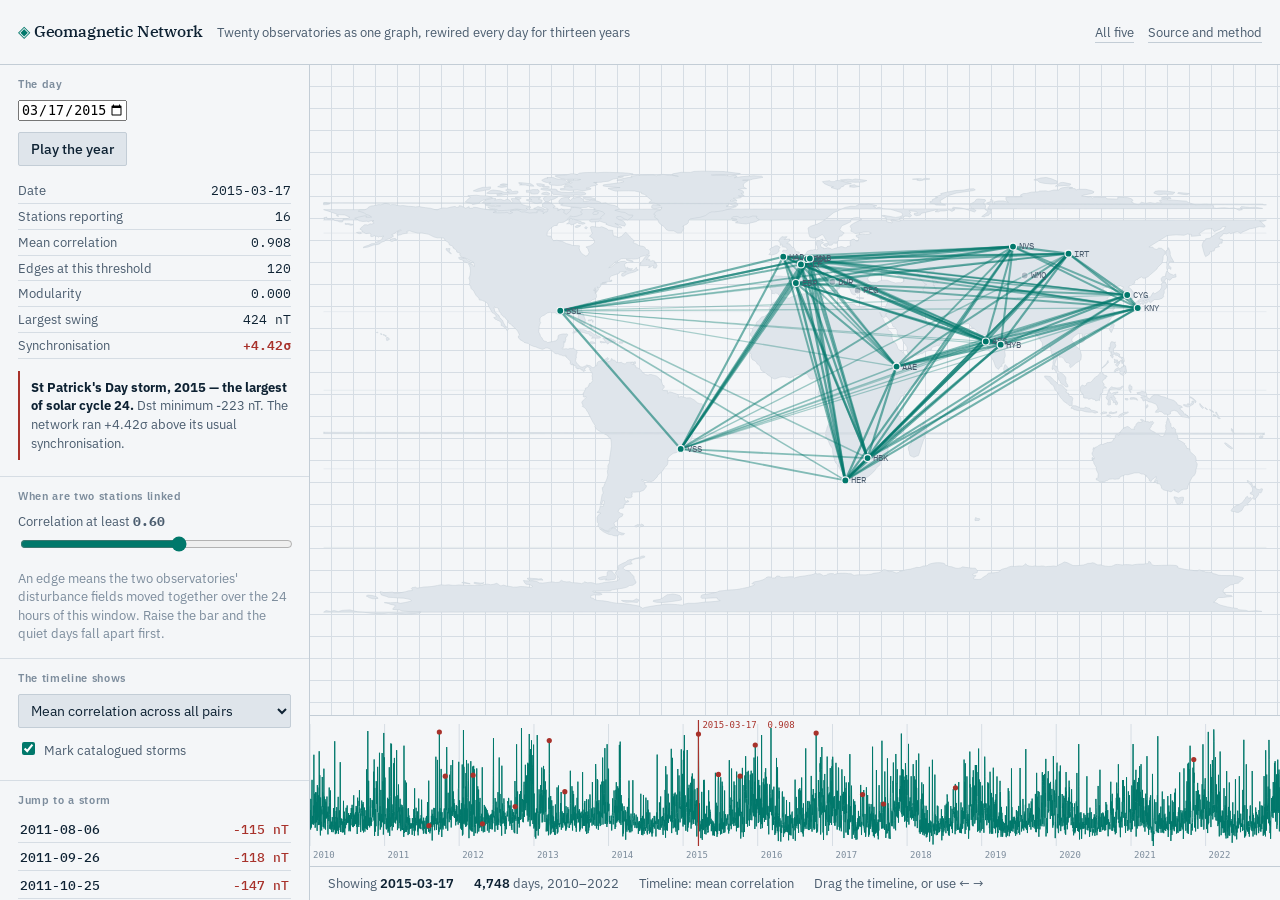
<file: docs/index.html>
<!doctype html>
<html lang="en">
<head>
<meta charset="utf-8">
<meta name="viewport" content="width=device-width, initial-scale=1">
<title>Geomagnetic Network</title>
<meta name="description" content="Twenty magnetic observatories as a correlation graph, one day at a time, 2010-2022.">
<link rel="icon" href="data:image/svg+xml,<svg xmlns='http://www.w3.org/2000/svg' viewBox='0 0 16 16'><circle cx='3' cy='5' r='1.8' fill='%2300786B'/><circle cx='13' cy='4' r='1.8' fill='%2300786B'/><circle cx='8' cy='12' r='1.8' fill='%2300786B'/><path d='M3 5 13 4 8 12Z' fill='none' stroke='%2300786B' stroke-width='1.2'/></svg>">
<link rel="stylesheet" href="css/plate.css">
<link rel="stylesheet" href="css/app.css">
</head>
<body>
<div class="shell">
  <header class="masthead">
    <h1><span class="mark">◈</span> Geomagnetic Network</h1>
    <p class="tagline">Twenty observatories as one graph, rewired every day for thirteen years</p>
    <a href="https://rostam.github.io/labs/">All five</a>
    <a href="https://github.com/rostam/geomagnetic-graph">Source and method</a>
  </header>

  <aside class="rail">
    <div class="group">
      <h2>The day</h2>
      <div class="field">
        <input type="date" id="date" min="2010-01-01" max="2022-12-31">
      </div>
      <div class="field">
        <button id="play">Play the year</button>
      </div>
      <dl class="stats" id="dayStats"></dl>
      <div id="stormNote"></div>
    </div>

    <div class="group">
      <h2>When are two stations linked</h2>
      <div class="field">
        <label for="thr">Correlation at least <b id="thrVal" class="num">0.60</b></label>
        <input type="range" id="thr" min="0.1" max="0.95" step="0.05" value="0.6">
      </div>
      <p class="hint">An edge means the two observatories' disturbance fields moved together
      over the 24 hours of this window. Raise the bar and the quiet days fall apart first.</p>
    </div>

    <div class="group">
      <h2>The timeline shows</h2>
      <div class="field">
        <select id="metric">
          <option value="mean_r">Mean correlation across all pairs</option>
          <option value="density">Edge density</option>
          <option value="modularity">Modularity — how split the network is</option>
          <option value="alg_conn">Algebraic connectivity</option>
          <option value="amplitude">Largest field swing (nT)</option>
        </select>
      </div>
      <div class="field checks">
        <label><input type="checkbox" id="showStorms" checked> Mark catalogued storms</label>
      </div>
    </div>

    <div class="group">
      <h2>Jump to a storm</h2>
      <div id="stormList" class="storm-list"></div>
    </div>
  </aside>

  <main class="stage">
    <div class="mapwrap plate-grid"><svg id="map" role="img" aria-label="observatory network"></svg></div>
    <div class="tlwrap">
      <canvas id="tl" height="150" role="img" tabindex="0"
              aria-label="Timeline of network synchronisation, 2010 to 2022. Use the left and right arrow keys to step one day."></canvas>
    </div>
    <div class="readout" id="readout"></div>
  </main>
</div>
<script type="module" src="js/app.js"></script>
</body>
</html>
</file>
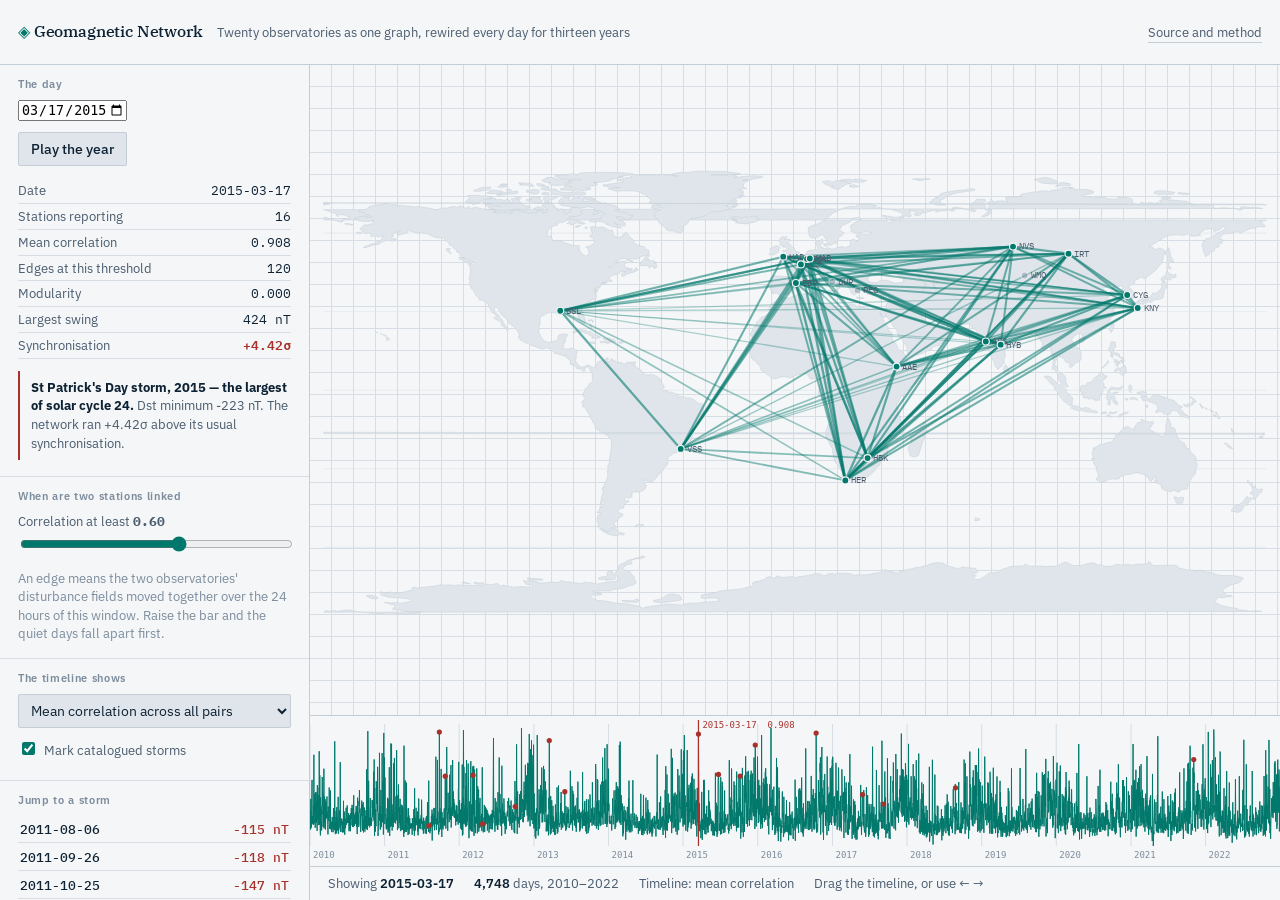
<file: docs/site/index.html>
<!doctype html>
<html lang="en">
<head>
<meta charset="utf-8">
<meta name="viewport" content="width=device-width, initial-scale=1">
<title>Geomagnetic Network</title>
<meta name="description" content="Twenty magnetic observatories as a correlation graph, one day at a time, 2010-2022.">
<link rel="icon" href="data:image/svg+xml,<svg xmlns='http://www.w3.org/2000/svg' viewBox='0 0 16 16'><circle cx='3' cy='5' r='1.8' fill='%2300786B'/><circle cx='13' cy='4' r='1.8' fill='%2300786B'/><circle cx='8' cy='12' r='1.8' fill='%2300786B'/><path d='M3 5 13 4 8 12Z' fill='none' stroke='%2300786B' stroke-width='1.2'/></svg>">
<link rel="stylesheet" href="css/plate.css">
<link rel="stylesheet" href="css/app.css">
</head>
<body>
<div class="shell">
  <header class="masthead">
    <h1><span class="mark">◈</span> Geomagnetic Network</h1>
    <p class="tagline">Twenty observatories as one graph, rewired every day for thirteen years</p>
    <a href="https://github.com/rostam/geomagnetic-graph">Source and method</a>
  </header>

  <aside class="rail">
    <div class="group">
      <h2>The day</h2>
      <div class="field">
        <input type="date" id="date" min="2010-01-01" max="2022-12-31">
      </div>
      <div class="field">
        <button id="play">Play the year</button>
      </div>
      <dl class="stats" id="dayStats"></dl>
      <div id="stormNote"></div>
    </div>

    <div class="group">
      <h2>When are two stations linked</h2>
      <div class="field">
        <label for="thr">Correlation at least <b id="thrVal" class="num">0.60</b></label>
        <input type="range" id="thr" min="0.1" max="0.95" step="0.05" value="0.6">
      </div>
      <p class="hint">An edge means the two observatories' disturbance fields moved together
      over the 24 hours of this window. Raise the bar and the quiet days fall apart first.</p>
    </div>

    <div class="group">
      <h2>The timeline shows</h2>
      <div class="field">
        <select id="metric">
          <option value="mean_r">Mean correlation across all pairs</option>
          <option value="density">Edge density</option>
          <option value="modularity">Modularity — how split the network is</option>
          <option value="alg_conn">Algebraic connectivity</option>
          <option value="amplitude">Largest field swing (nT)</option>
        </select>
      </div>
      <div class="field checks">
        <label><input type="checkbox" id="showStorms" checked> Mark catalogued storms</label>
      </div>
    </div>

    <div class="group">
      <h2>Jump to a storm</h2>
      <div id="stormList" class="storm-list"></div>
    </div>
  </aside>

  <main class="stage">
    <div class="mapwrap plate-grid"><svg id="map" role="img" aria-label="observatory network"></svg></div>
    <div class="tlwrap">
      <canvas id="tl" height="150"></canvas>
    </div>
    <div class="readout" id="readout"></div>
  </main>
</div>
<script type="module" src="js/app.js"></script>
</body>
</html>
</file>
<file: docs/css/plate.css>
/* plate.css — shared chassis for the five instruments.
   Cool blueprint ground, hairline measurement grid, ink-blue type.
   Each instrument sets --sig (its signature hue) and nothing else. */

@import url('https://fonts.googleapis.com/css2?family=IBM+Plex+Mono:wght@400;500;600&family=IBM+Plex+Sans:wght@400;500;600&family=IBM+Plex+Serif:ital,wght@0,400;0,500;1,400&display=swap');

:root {
  --paper:      #E9EDF1;
  --plate:      #F4F6F8;
  --plate-sunk: #DFE5EB;
  --ink:        #0E2233;
  --ink-soft:   #4A5C6E;
  --ink-faint:  #7C8C9C;
  --rule:       #C3CDD6;
  --rule-fine:  #D6DDE4;
  --sig:        #1C56D6;
  --sig-wash:   rgba(28, 86, 214, 0.10);
  --warn:       #A8322B;
  --ok:         #1F6B4A;

  --grid: 4px;
  --rail: 310px;

  --fs-micro: 11px;
  --fs-small: 12.5px;
  --fs-base:  14px;
  --fs-lead:  16px;

  color-scheme: light dark;
}

@media (prefers-color-scheme: dark) {
  :root:not([data-theme="light"]) {
    --paper:      #0B1722;
    --plate:      #10202E;
    --plate-sunk: #0A1520;
    --ink:        #DCE6EE;
    --ink-soft:   #93A6B6;
    --ink-faint:  #64798A;
    --rule:       #263A4B;
    --rule-fine:  #1B2C3B;
    --sig-wash:   rgba(90, 145, 255, 0.16);
  }
}

:root[data-theme="dark"] {
  --paper:      #0B1722;
  --plate:      #10202E;
  --plate-sunk: #0A1520;
  --ink:        #DCE6EE;
  --ink-soft:   #93A6B6;
  --ink-faint:  #64798A;
  --rule:       #263A4B;
  --rule-fine:  #1B2C3B;
  --sig-wash:   rgba(90, 145, 255, 0.16);
}

* { box-sizing: border-box; }

html, body { height: 100%; }

body {
  margin: 0;
  background: var(--paper);
  color: var(--ink);
  font: 400 var(--fs-base)/1.5 "IBM Plex Sans", system-ui, sans-serif;
  -webkit-font-smoothing: antialiased;
}

/* The measurement grid: fine graph paper, used as the literal backdrop of
   every result stage so plots sit on a real coordinate field. */
.plate-grid {
  background-color: var(--plate);
  background-image:
    linear-gradient(var(--rule-fine) 1px, transparent 1px),
    linear-gradient(90deg, var(--rule-fine) 1px, transparent 1px);
  background-size: 22px 22px;
  background-position: -1px -1px;
}

/* --- shell ---------------------------------------------------------------- */

.shell {
  display: grid;
  grid-template-columns: var(--rail) 1fr;
  grid-template-rows: auto 1fr;
  height: 100dvh;
}

.masthead {
  grid-column: 1 / -1;
  display: flex;
  align-items: baseline;
  gap: 14px;
  padding: 10px 18px;
  border-bottom: 1px solid var(--rule);
  background: var(--plate);
}

.masthead h1 {
  margin: 0;
  font: 500 var(--fs-lead)/1.2 "IBM Plex Serif", Georgia, serif;
  letter-spacing: -0.01em;
}

.masthead h1 .mark { color: var(--sig); }

.masthead .tagline {
  color: var(--ink-soft);
  font-size: var(--fs-small);
  margin-right: auto;
}

.masthead a {
  color: var(--ink-soft);
  text-decoration: none;
  font-size: var(--fs-small);
  border-bottom: 1px solid var(--rule);
  padding-bottom: 1px;
}
.masthead a:hover { color: var(--sig); border-color: var(--sig); }

.rail {
  border-right: 1px solid var(--rule);
  background: var(--plate);
  overflow-y: auto;
  padding: 0 0 40px;
}

.stage {
  overflow: auto;
  position: relative;
}

/* --- rail controls -------------------------------------------------------- */

.group {
  border-bottom: 1px solid var(--rule-fine);
  padding: 14px 18px 16px;
}

.group > h2 {
  margin: 0 0 10px;
  font: 600 var(--fs-micro)/1 "IBM Plex Sans", sans-serif;
  letter-spacing: 0.06em;
  color: var(--ink-faint);
  text-transform: none;
}

.field { margin-bottom: 11px; }
.field:last-child { margin-bottom: 0; }

.field > label {
  display: block;
  font-size: var(--fs-small);
  color: var(--ink-soft);
  margin-bottom: 4px;
}

select, input[type="text"], input[type="number"] {
  width: 100%;
  padding: 6px 8px;
  border: 1px solid var(--rule);
  border-radius: 2px;
  background: var(--plate-sunk);
  color: var(--ink);
  font: 400 var(--fs-base)/1.3 "IBM Plex Sans", sans-serif;
}

input[type="range"] { width: 100%; accent-color: var(--sig); }

select:focus-visible, input:focus-visible, button:focus-visible, .seg button:focus-visible {
  outline: 2px solid var(--sig);
  outline-offset: 1px;
}

button {
  font: 500 var(--fs-base)/1.3 "IBM Plex Sans", sans-serif;
  padding: 7px 12px;
  border: 1px solid var(--rule);
  border-radius: 2px;
  background: var(--plate-sunk);
  color: var(--ink);
  cursor: pointer;
}
button:hover:not(:disabled) { border-color: var(--sig); color: var(--sig); }
button:disabled { opacity: 0.45; cursor: default; }

button.primary {
  background: var(--sig);
  border-color: var(--sig);
  color: #fff;
  width: 100%;
}
button.primary:hover:not(:disabled) { filter: brightness(1.12); color: #fff; }

/* segmented control */
.seg { display: flex; border: 1px solid var(--rule); border-radius: 2px; overflow: hidden; }
.seg button {
  flex: 1;
  border: 0;
  border-radius: 0;
  border-left: 1px solid var(--rule);
  background: var(--plate-sunk);
  padding: 6px 4px;
  font-size: var(--fs-small);
}
.seg button:first-child { border-left: 0; }
.seg button[aria-pressed="true"] {
  background: var(--sig);
  color: #fff;
}

/* --- data typography ------------------------------------------------------ */

.num, td.num, .mono {
  font-family: "IBM Plex Mono", ui-monospace, monospace;
  font-variant-numeric: tabular-nums;
}

table.plate-table {
  width: 100%;
  border-collapse: collapse;
  font-size: var(--fs-small);
}

.plate-table th {
  text-align: left;
  font-weight: 600;
  color: var(--ink-faint);
  font-size: var(--fs-micro);
  letter-spacing: 0.04em;
  padding: 6px 10px;
  border-bottom: 1px solid var(--rule);
  background: var(--plate);
  position: sticky;
  top: 0;
  z-index: 2;
}

.plate-table td {
  padding: 6px 10px;
  border-bottom: 1px solid var(--rule-fine);
}

.plate-table td.num, .plate-table th.num { text-align: right; }
.plate-table tbody tr:hover { background: var(--sig-wash); }

/* --- statements (mathematical / quoted) ----------------------------------- */

.statement {
  font: 400 var(--fs-lead)/1.45 "IBM Plex Serif", Georgia, serif;
}

.readout {
  border-top: 1px solid var(--rule);
  background: var(--plate);
  padding: 7px 18px;
  font-size: var(--fs-small);
  color: var(--ink-soft);
  display: flex;
  gap: 20px;
  flex-wrap: wrap;
}
.readout b { font-weight: 600; color: var(--ink); }

.empty {
  padding: 40px 28px;
  max-width: 62ch;
  color: var(--ink-soft);
}
.empty h3 {
  font: 500 19px/1.3 "IBM Plex Serif", Georgia, serif;
  color: var(--ink);
  margin: 0 0 8px;
}


/* --- responsive ----------------------------------------------------------- */

@media (max-width: 880px) {
  .shell {
    grid-template-columns: 1fr;
    grid-template-rows: auto auto 1fr;
    height: auto;
    min-height: 100dvh;
  }
  .rail {
    border-right: 0;
    border-bottom: 1px solid var(--rule);
    max-height: none;
  }
  .stage { padding-inline: 0; }
  body { padding: 0; }
}

@media (prefers-reduced-motion: reduce) {
  * { animation-duration: 0.01ms !important; transition-duration: 0.01ms !important; }
}
</file>
<file: docs/css/app.css>
:root { --sig: #00786B; }
@media (prefers-color-scheme: dark) { :root:not([data-theme="light"]) { --sig: #34BFAC; } }

.hint { font-size: var(--fs-small); color: var(--ink-faint); line-height: 1.45; margin: 9px 0 0; }
.checks label { display: block; font-size: var(--fs-small); color: var(--ink-soft); cursor: pointer; }
.checks input { accent-color: var(--sig); margin-right: 6px; }

dl.stats { margin: 12px 0 0; font-size: var(--fs-small); }
dl.stats div { display: flex; justify-content: space-between; padding: 3px 0; border-bottom: 1px solid var(--rule-fine); }
dl.stats dt { color: var(--ink-soft); margin: 0; }
dl.stats dd { margin: 0; font-family: "IBM Plex Mono", monospace; font-variant-numeric: tabular-nums; }
dl.stats dd.hot { color: var(--warn); font-weight: 600; }

.storm-note {
  border-left: 2px solid var(--warn);
  padding: 7px 0 7px 11px;
  margin: 12px 0 0;
  font-size: var(--fs-small);
  color: var(--ink-soft);
}
.storm-note b { color: var(--ink); }

.storm-list { display: flex; flex-direction: column; gap: 1px; max-height: 230px; overflow-y: auto; }
.storm-list button {
  text-align: left; border: 0; border-bottom: 1px solid var(--rule-fine);
  background: transparent; padding: 5px 2px; font-size: var(--fs-small);
  display: flex; justify-content: space-between; gap: 8px; border-radius: 0;
}
.storm-list button:hover { background: var(--sig-wash); color: var(--sig); }
.storm-list .d { font-family: "IBM Plex Mono", monospace; }
.storm-list .dst { color: var(--warn); font-family: "IBM Plex Mono", monospace; }

.stage { display: flex; flex-direction: column; min-height: 0; }
.mapwrap { flex: 1; min-height: 0; position: relative; }
#map { width: 100%; height: 100%; display: block; }
.tlwrap { border-top: 1px solid var(--rule); background: var(--plate); }
#tl { width: 100%; height: 150px; display: block; cursor: crosshair; }

.land { fill: var(--plate-sunk); stroke: var(--rule); stroke-width: 0.5; }
.graticule { stroke: var(--rule-fine); stroke-width: 0.5; fill: none; }
.edge { stroke: var(--sig); fill: none; }
.stn circle { fill: var(--sig); stroke: var(--plate); stroke-width: 1.2; }
.stn.off circle { fill: var(--ink-faint); opacity: 0.45; }
.stn text {
  font-family: "IBM Plex Mono", monospace; font-size: 9px;
  fill: var(--ink-soft); pointer-events: none;
}

@media (max-width: 880px) {
  .mapwrap { height: 46vh; }
  #tl, .tlwrap { height: 120px; }
}

#tl:focus-visible { outline: 2px solid var(--sig); outline-offset: -2px; }
</file>
<file: docs/site/css/plate.css>
/* plate.css — shared chassis for the five instruments.
   Cool blueprint ground, hairline measurement grid, ink-blue type.
   Each instrument sets --sig (its signature hue) and nothing else. */

@import url('https://fonts.googleapis.com/css2?family=IBM+Plex+Mono:wght@400;500;600&family=IBM+Plex+Sans:wght@400;500;600&family=IBM+Plex+Serif:ital,wght@0,400;0,500;1,400&display=swap');

:root {
  --paper:      #E9EDF1;
  --plate:      #F4F6F8;
  --plate-sunk: #DFE5EB;
  --ink:        #0E2233;
  --ink-soft:   #4A5C6E;
  --ink-faint:  #7C8C9C;
  --rule:       #C3CDD6;
  --rule-fine:  #D6DDE4;
  --sig:        #1C56D6;
  --sig-wash:   rgba(28, 86, 214, 0.10);
  --warn:       #A8322B;
  --ok:         #1F6B4A;

  --grid: 4px;
  --rail: 310px;

  --fs-micro: 11px;
  --fs-small: 12.5px;
  --fs-base:  14px;
  --fs-lead:  16px;

  color-scheme: light dark;
}

@media (prefers-color-scheme: dark) {
  :root:not([data-theme="light"]) {
    --paper:      #0B1722;
    --plate:      #10202E;
    --plate-sunk: #0A1520;
    --ink:        #DCE6EE;
    --ink-soft:   #93A6B6;
    --ink-faint:  #64798A;
    --rule:       #263A4B;
    --rule-fine:  #1B2C3B;
    --sig-wash:   rgba(90, 145, 255, 0.16);
  }
}

:root[data-theme="dark"] {
  --paper:      #0B1722;
  --plate:      #10202E;
  --plate-sunk: #0A1520;
  --ink:        #DCE6EE;
  --ink-soft:   #93A6B6;
  --ink-faint:  #64798A;
  --rule:       #263A4B;
  --rule-fine:  #1B2C3B;
  --sig-wash:   rgba(90, 145, 255, 0.16);
}

* { box-sizing: border-box; }

html, body { height: 100%; }

body {
  margin: 0;
  background: var(--paper);
  color: var(--ink);
  font: 400 var(--fs-base)/1.5 "IBM Plex Sans", system-ui, sans-serif;
  -webkit-font-smoothing: antialiased;
}

/* The measurement grid: fine graph paper, used as the literal backdrop of
   every result stage so plots sit on a real coordinate field. */
.plate-grid {
  background-color: var(--plate);
  background-image:
    linear-gradient(var(--rule-fine) 1px, transparent 1px),
    linear-gradient(90deg, var(--rule-fine) 1px, transparent 1px);
  background-size: 22px 22px;
  background-position: -1px -1px;
}

/* --- shell ---------------------------------------------------------------- */

.shell {
  display: grid;
  grid-template-columns: var(--rail) 1fr;
  grid-template-rows: auto 1fr;
  height: 100dvh;
}

.masthead {
  grid-column: 1 / -1;
  display: flex;
  align-items: baseline;
  gap: 14px;
  padding: 10px 18px;
  border-bottom: 1px solid var(--rule);
  background: var(--plate);
}

.masthead h1 {
  margin: 0;
  font: 500 var(--fs-lead)/1.2 "IBM Plex Serif", Georgia, serif;
  letter-spacing: -0.01em;
}

.masthead h1 .mark { color: var(--sig); }

.masthead .tagline {
  color: var(--ink-soft);
  font-size: var(--fs-small);
  margin-right: auto;
}

.masthead a {
  color: var(--ink-soft);
  text-decoration: none;
  font-size: var(--fs-small);
  border-bottom: 1px solid var(--rule);
  padding-bottom: 1px;
}
.masthead a:hover { color: var(--sig); border-color: var(--sig); }

.rail {
  border-right: 1px solid var(--rule);
  background: var(--plate);
  overflow-y: auto;
  padding: 0 0 40px;
}

.stage {
  overflow: auto;
  position: relative;
}

/* --- rail controls -------------------------------------------------------- */

.group {
  border-bottom: 1px solid var(--rule-fine);
  padding: 14px 18px 16px;
}

.group > h2 {
  margin: 0 0 10px;
  font: 600 var(--fs-micro)/1 "IBM Plex Sans", sans-serif;
  letter-spacing: 0.06em;
  color: var(--ink-faint);
  text-transform: none;
}

.field { margin-bottom: 11px; }
.field:last-child { margin-bottom: 0; }

.field > label {
  display: block;
  font-size: var(--fs-small);
  color: var(--ink-soft);
  margin-bottom: 4px;
}

select, input[type="text"], input[type="number"] {
  width: 100%;
  padding: 6px 8px;
  border: 1px solid var(--rule);
  border-radius: 2px;
  background: var(--plate-sunk);
  color: var(--ink);
  font: 400 var(--fs-base)/1.3 "IBM Plex Sans", sans-serif;
}

input[type="range"] { width: 100%; accent-color: var(--sig); }

select:focus-visible, input:focus-visible, button:focus-visible, .seg button:focus-visible {
  outline: 2px solid var(--sig);
  outline-offset: 1px;
}

button {
  font: 500 var(--fs-base)/1.3 "IBM Plex Sans", sans-serif;
  padding: 7px 12px;
  border: 1px solid var(--rule);
  border-radius: 2px;
  background: var(--plate-sunk);
  color: var(--ink);
  cursor: pointer;
}
button:hover:not(:disabled) { border-color: var(--sig); color: var(--sig); }
button:disabled { opacity: 0.45; cursor: default; }

button.primary {
  background: var(--sig);
  border-color: var(--sig);
  color: #fff;
  width: 100%;
}
button.primary:hover:not(:disabled) { filter: brightness(1.12); color: #fff; }

/* segmented control */
.seg { display: flex; border: 1px solid var(--rule); border-radius: 2px; overflow: hidden; }
.seg button {
  flex: 1;
  border: 0;
  border-radius: 0;
  border-left: 1px solid var(--rule);
  background: var(--plate-sunk);
  padding: 6px 4px;
  font-size: var(--fs-small);
}
.seg button:first-child { border-left: 0; }
.seg button[aria-pressed="true"] {
  background: var(--sig);
  color: #fff;
}

/* --- data typography ------------------------------------------------------ */

.num, td.num, .mono {
  font-family: "IBM Plex Mono", ui-monospace, monospace;
  font-variant-numeric: tabular-nums;
}

table.plate-table {
  width: 100%;
  border-collapse: collapse;
  font-size: var(--fs-small);
}

.plate-table th {
  text-align: left;
  font-weight: 600;
  color: var(--ink-faint);
  font-size: var(--fs-micro);
  letter-spacing: 0.04em;
  padding: 6px 10px;
  border-bottom: 1px solid var(--rule);
  background: var(--plate);
  position: sticky;
  top: 0;
  z-index: 2;
}

.plate-table td {
  padding: 6px 10px;
  border-bottom: 1px solid var(--rule-fine);
}

.plate-table td.num, .plate-table th.num { text-align: right; }
.plate-table tbody tr:hover { background: var(--sig-wash); }

/* --- statements (mathematical / quoted) ----------------------------------- */

.statement {
  font: 400 var(--fs-lead)/1.45 "IBM Plex Serif", Georgia, serif;
}

.readout {
  border-top: 1px solid var(--rule);
  background: var(--plate);
  padding: 7px 18px;
  font-size: var(--fs-small);
  color: var(--ink-soft);
  display: flex;
  gap: 20px;
  flex-wrap: wrap;
}
.readout b { font-weight: 600; color: var(--ink); }

.empty {
  padding: 40px 28px;
  max-width: 62ch;
  color: var(--ink-soft);
}
.empty h3 {
  font: 500 19px/1.3 "IBM Plex Serif", Georgia, serif;
  color: var(--ink);
  margin: 0 0 8px;
}

.bar {
  height: 3px;
  background: var(--plate-sunk);
  overflow: hidden;
}
.bar > i {
  display: block;
  height: 100%;
  background: var(--sig);
  width: 0;
  transition: width 0.12s linear;
}

/* --- responsive ----------------------------------------------------------- */

@media (max-width: 880px) {
  .shell {
    grid-template-columns: 1fr;
    grid-template-rows: auto auto 1fr;
    height: auto;
    min-height: 100dvh;
  }
  .rail {
    border-right: 0;
    border-bottom: 1px solid var(--rule);
    max-height: none;
  }
  .stage { padding-inline: 0; }
  body { padding: 0; }
}

@media (prefers-reduced-motion: reduce) {
  * { animation-duration: 0.01ms !important; transition-duration: 0.01ms !important; }
}
</file>
<file: docs/site/css/app.css>
:root { --sig: #00786B; }
@media (prefers-color-scheme: dark) { :root:not([data-theme="light"]) { --sig: #34BFAC; } }

.hint { font-size: var(--fs-small); color: var(--ink-faint); line-height: 1.45; margin: 9px 0 0; }
.checks label { display: block; font-size: var(--fs-small); color: var(--ink-soft); cursor: pointer; }
.checks input { accent-color: var(--sig); margin-right: 6px; }

dl.stats { margin: 12px 0 0; font-size: var(--fs-small); }
dl.stats div { display: flex; justify-content: space-between; padding: 3px 0; border-bottom: 1px solid var(--rule-fine); }
dl.stats dt { color: var(--ink-soft); margin: 0; }
dl.stats dd { margin: 0; font-family: "IBM Plex Mono", monospace; font-variant-numeric: tabular-nums; }
dl.stats dd.hot { color: var(--warn); font-weight: 600; }

.storm-note {
  border-left: 2px solid var(--warn);
  padding: 7px 0 7px 11px;
  margin: 12px 0 0;
  font-size: var(--fs-small);
  color: var(--ink-soft);
}
.storm-note b { color: var(--ink); }

.storm-list { display: flex; flex-direction: column; gap: 1px; max-height: 230px; overflow-y: auto; }
.storm-list button {
  text-align: left; border: 0; border-bottom: 1px solid var(--rule-fine);
  background: transparent; padding: 5px 2px; font-size: var(--fs-small);
  display: flex; justify-content: space-between; gap: 8px; border-radius: 0;
}
.storm-list button:hover { background: var(--sig-wash); color: var(--sig); }
.storm-list .d { font-family: "IBM Plex Mono", monospace; }
.storm-list .dst { color: var(--warn); font-family: "IBM Plex Mono", monospace; }

.stage { display: flex; flex-direction: column; min-height: 0; }
.mapwrap { flex: 1; min-height: 0; position: relative; }
#map { width: 100%; height: 100%; display: block; }
.tlwrap { border-top: 1px solid var(--rule); background: var(--plate); }
#tl { width: 100%; height: 150px; display: block; cursor: crosshair; }

.land { fill: var(--plate-sunk); stroke: var(--rule); stroke-width: 0.5; }
.graticule { stroke: var(--rule-fine); stroke-width: 0.5; fill: none; }
.edge { stroke: var(--sig); fill: none; }
.stn circle { fill: var(--sig); stroke: var(--plate); stroke-width: 1.2; }
.stn.off circle { fill: var(--ink-faint); opacity: 0.45; }
.stn text {
  font-family: "IBM Plex Mono", monospace; font-size: 9px;
  fill: var(--ink-soft); pointer-events: none;
}

@media (max-width: 880px) {
  .mapwrap { height: 46vh; }
  #tl, .tlwrap { height: 120px; }
}
</file>
